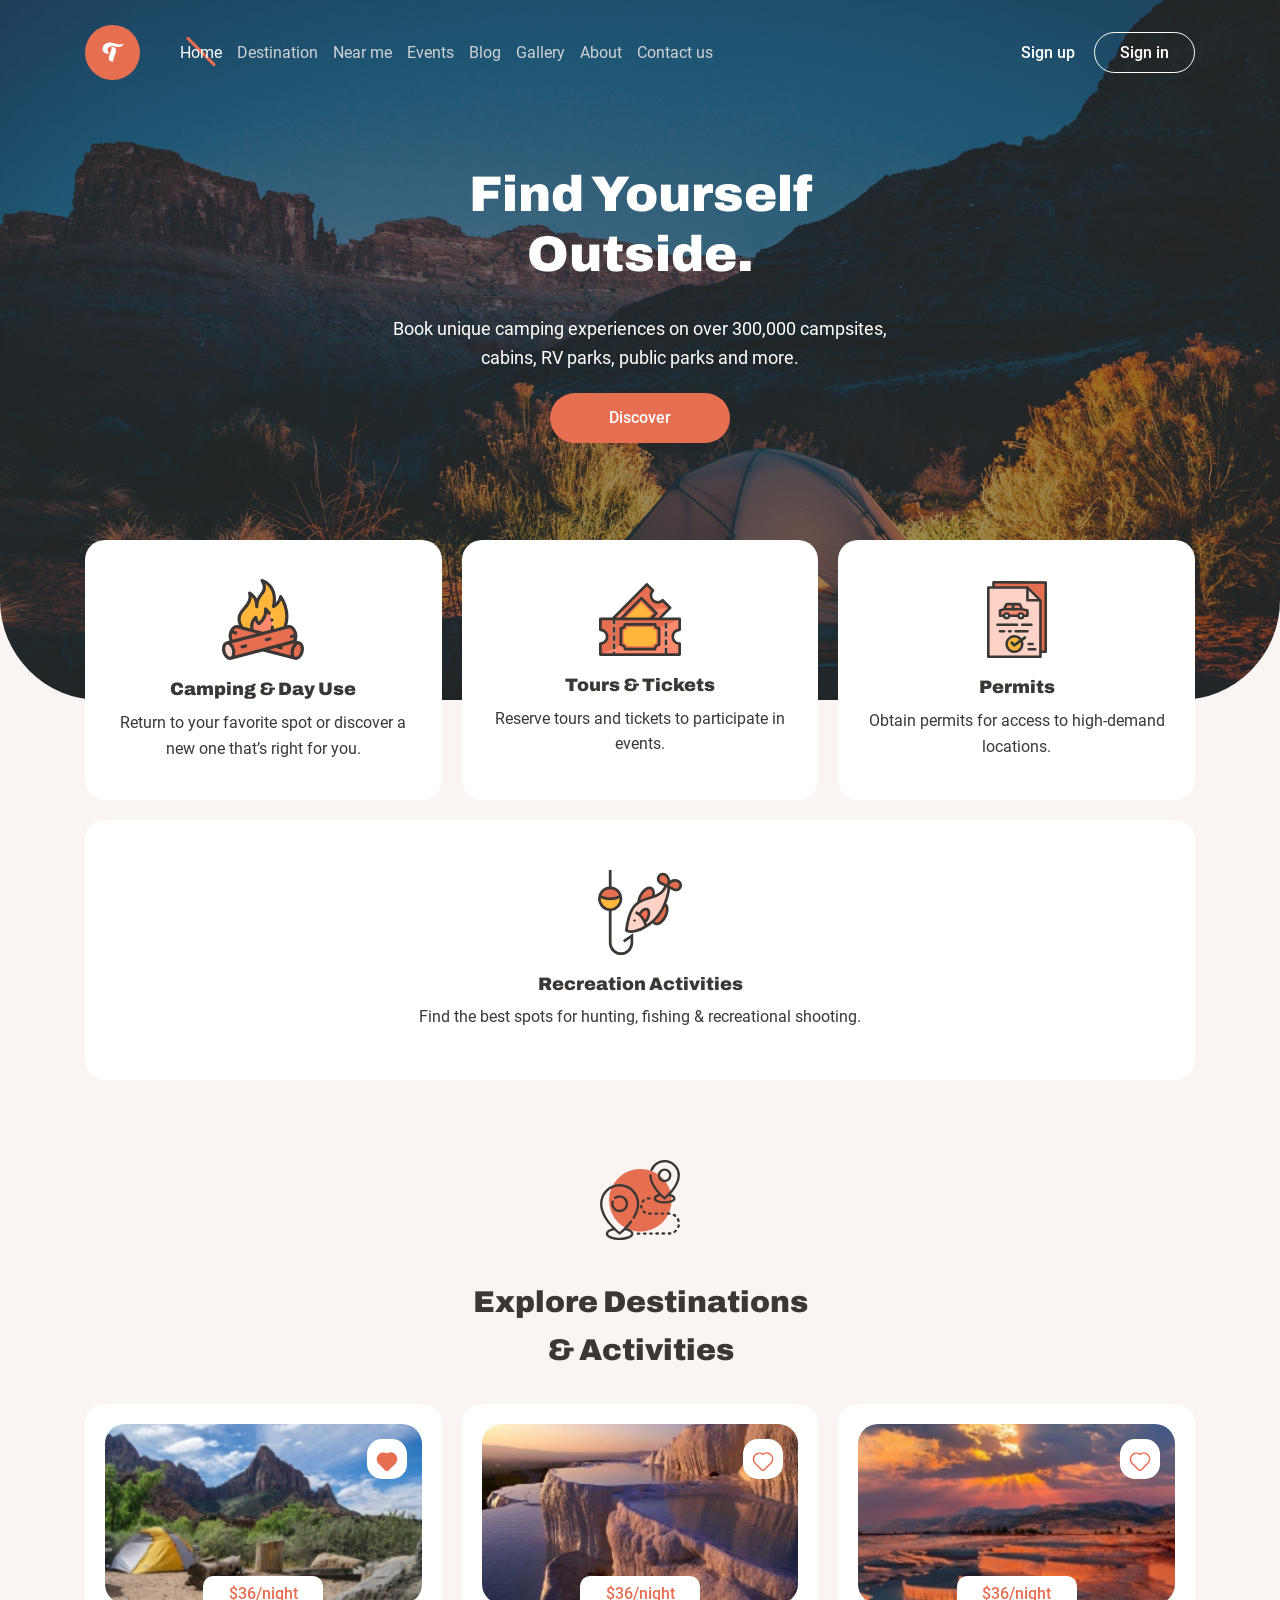
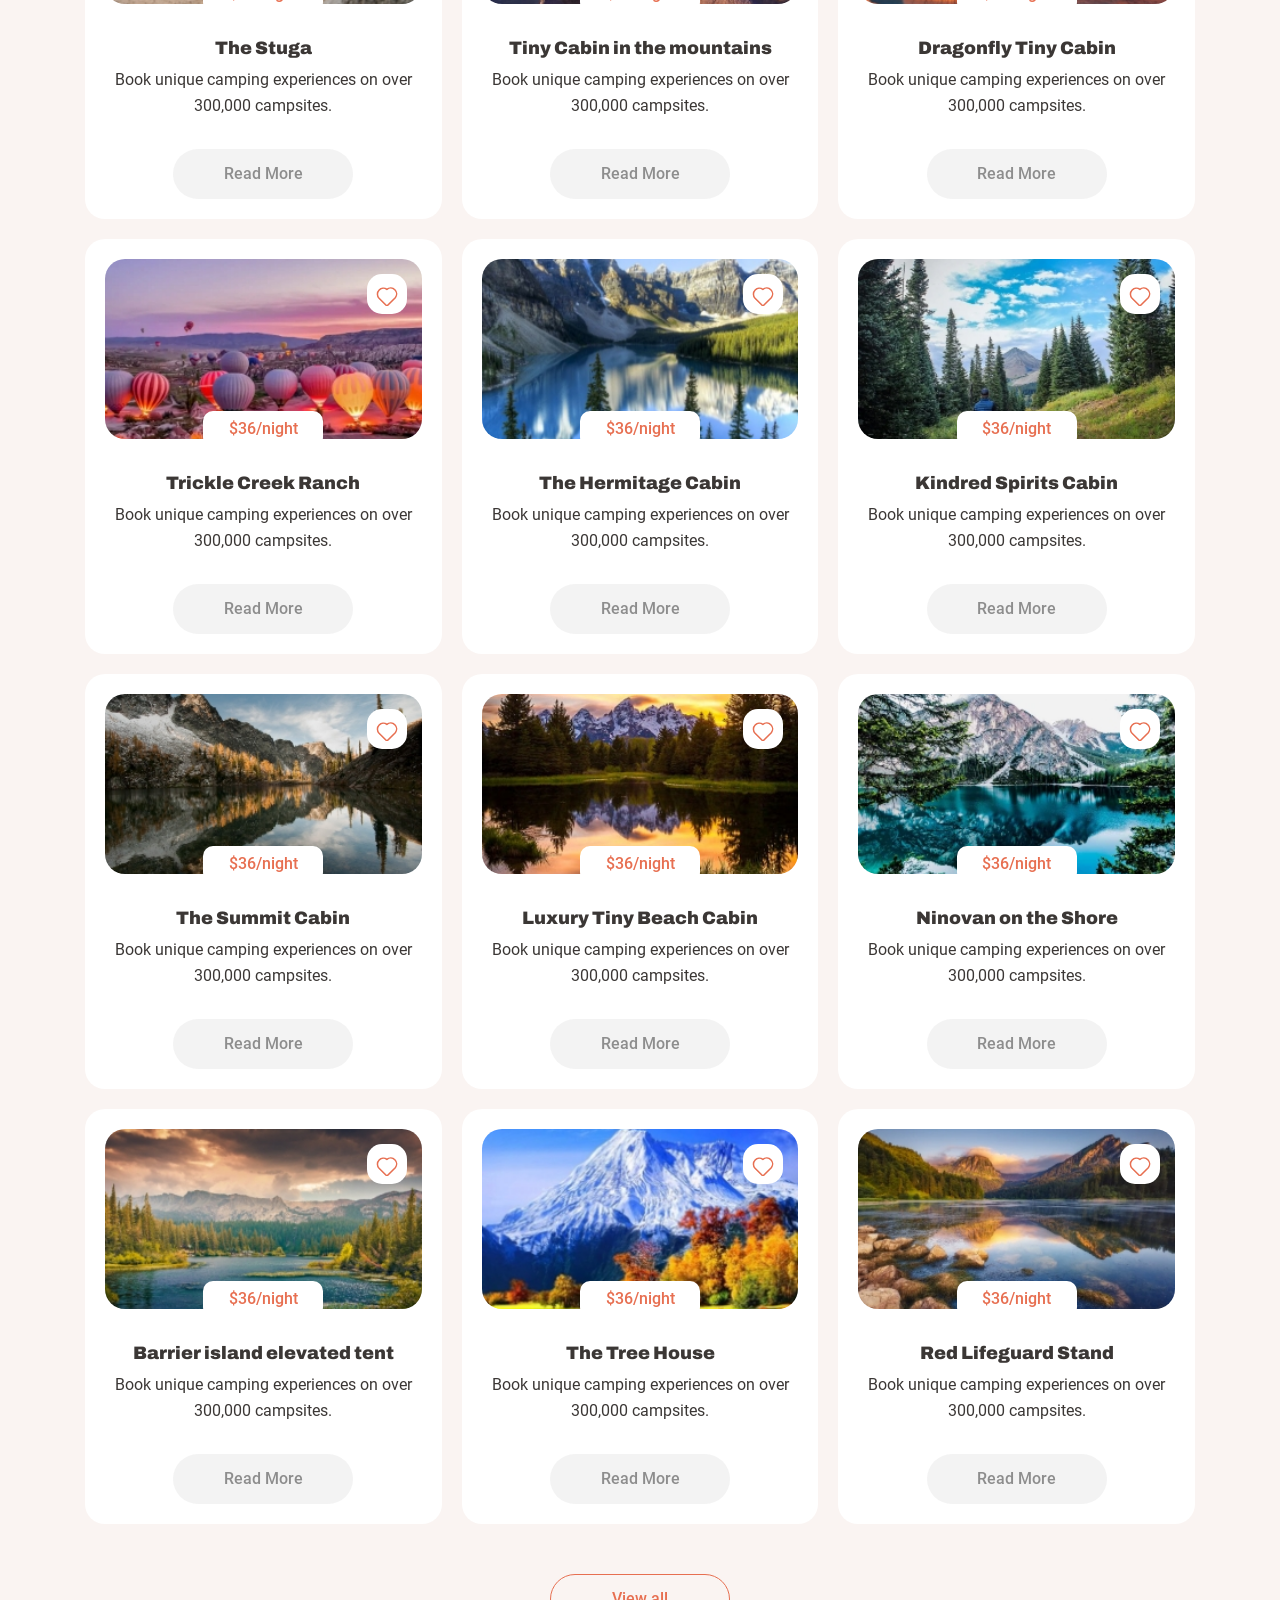
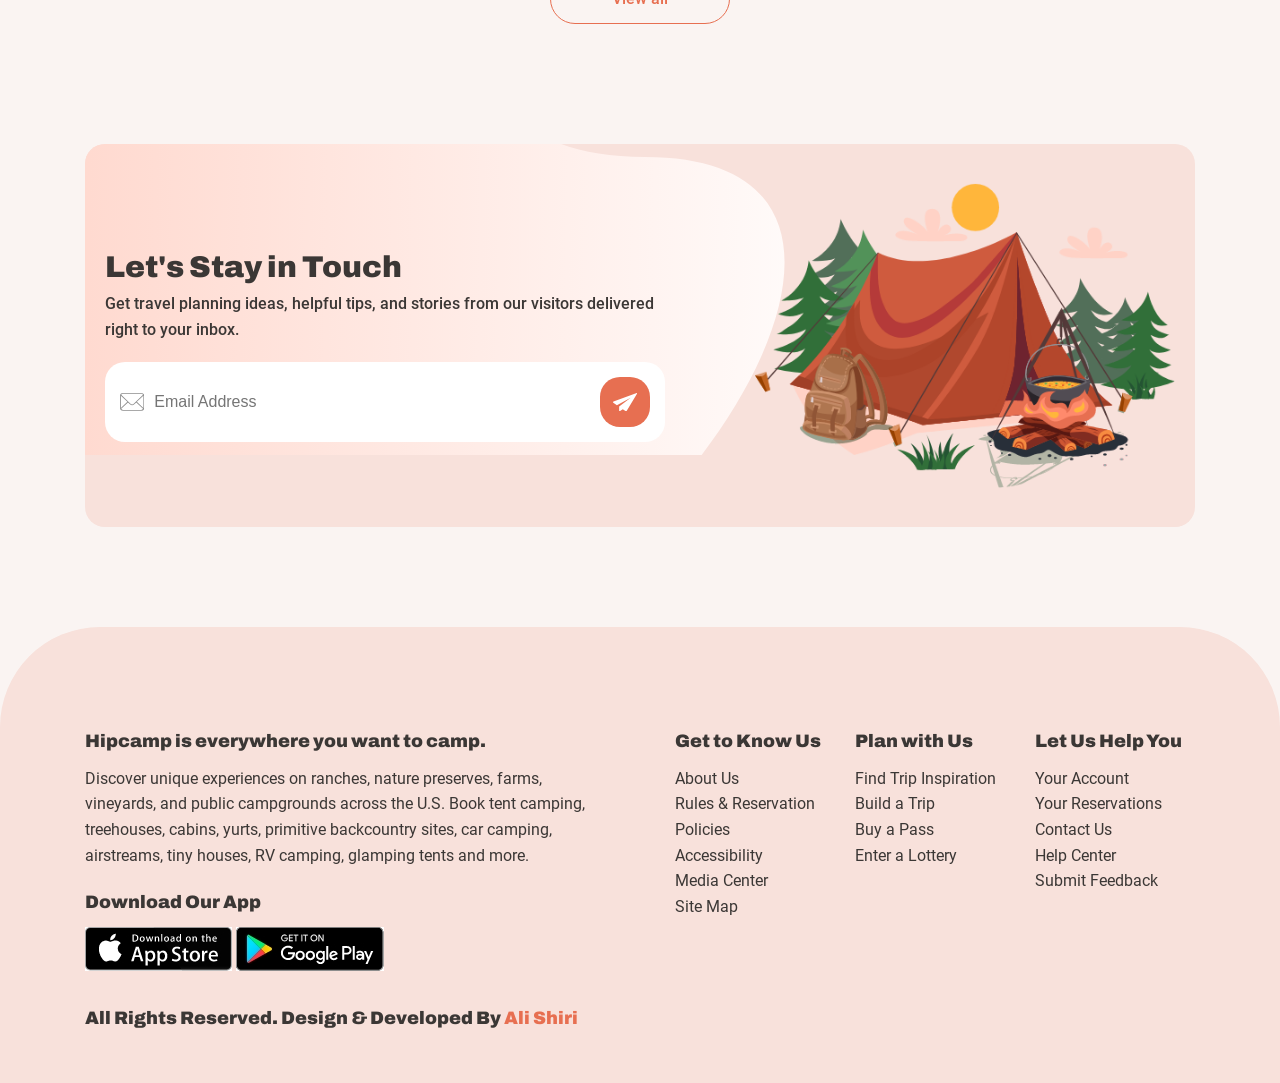
<file: index.html>
<!doctype html>
<html lang="en">
<head>
    <meta charset="UTF-8">
    <meta name="viewport"
          content="width=device-width, user-scalable=no, initial-scale=1.0, maximum-scale=1.0, minimum-scale=1.0">
    <title>نمونه کار |کمپینگ |ALISH</title>
    <link rel="icon" type="image/png" href="images/app-icon.png">
    <link rel="stylesheet" href="Styles/reset.css">
    <link rel="stylesheet" href="Styles/Fonts.css">
    <link rel="stylesheet" href="Styles/grid.css">
    <link rel="stylesheet" href="Styles/app.css">
    <link rel="stylesheet" href="Styles/responsive.css">
</head>
<body>

<header class="header">
    <div class="container">
        <nav class="nav">
            <div class="nav__wrapper">
                <a href="#" class="app-logo">
                    <img src="images/svgs/logo.svg" alt="Camping Web" class="app-logo__img">
                </a>
                <ul class="menu">
                    <li class="menu__item">
                        <a href="#" class="menu__link menu__link--active">Home</a>
                    </li>
                    <li class="menu__item">
                        <a href="#" class="menu__link">Destination</a>
                    </li>
                    <li class="menu__item">
                        <a href="#" class="menu__link">Near me</a>
                    </li>
                    <li class="menu__item">
                        <a href="#" class="menu__link">Events</a>
                    </li>
                    <li class="menu__item">
                        <a href="#" class="menu__link">Blog</a>
                    </li>
                    <li class="menu__item">
                        <a href="#" class="menu__link">Gallery</a>
                    </li>
                    <li class="menu__item">
                        <a href="#" class="menu__link">About</a>
                    </li>
                    <li class="menu__item">
                        <a href="#" class="menu__link">Contact us</a>
                    </li>
                </ul>
            </div>
            <div class="nav-menu">
                <h2 class="nav-menu__title">Camping Website</h2>
                <ul class="mobile-menu">
                    <li class="mobile-menu__item">
                        <a href="#" class="mobile-menu__link">Home</a>
                    </li>
                    <li class="mobile-menu__item">
                        <a href="#" class="mobile-menu__link">Destination</a>
                    </li>
                    <li class="mobile-menu__item">
                        <a href="#" class="mobile-menu__link">Near me</a>
                    </li>
                    <li class="mobile-menu__item">
                        <a href="#" class="mobile-menu__link">Events</a>
                    </li>
                    <li class="mobile-menu__item">
                        <a href="#" class="mobile-menu__link">Blog</a>
                    </li>
                    <li class="mobile-menu__item">
                        <a href="#" class="mobile-menu__link">Gallery</a>
                    </li>
                    <li class="mobile-menu__item">
                        <a href="#" class="mobile-menu__link">About</a>
                    </li>
                    <li class="mobile-menu__item">
                        <a href="#" class="mobile-menu__link">Contact us</a>
                    </li>
                </ul>
                <div class="nav-menu__links">
                    <a href="#" class="nav-menu__link">Sign up</a>
                    <a href="#" class="nav-menu__link nav-menu__link--border">Sign in</a>
                </div>
            </div>
            <div class="nav__links">
                <a href="#" class="nav__link">Sign up</a>
                <a href="#" class="nav__link nav__link--border">Sign in</a>
            </div>
            <div class="nav__btn">
                <span class="nav__btn-line"></span>
            </div>
        </nav>
        <div class="header-content">
            <h1 class="header-content__title">Find Yourself Outside.</h1>
            <p class="header-content__caption">Book unique camping experiences on over 300,000 campsites, cabins, RV
                parks, public parks and more.</p>
            <a href="#" class="btn header-content__link">Discover</a>
        </div>
    </div>
</header>
<main class="main">
    <div class="container">
        <section class="services">
            <div class="service">
                <img class="service__img" src="images/svgs/fire.svg" alt="Camping & Day Use">
                <h2 class="service__title">Camping & Day Use</h2>
                <p class="service__caption">Return to your favorite spot or discover a new one that’s right for you.</p>
            </div>
            <div class="service">
                <img class="service__img" src="images/svgs/tickets.svg" alt="Tours & Tickets">
                <h2 class="service__title">Tours & Tickets</h2>
                <p class="service__caption">Reserve tours and tickets to participate in events.</p>
            </div>
            <div class="service">
                <img class="service__img" src="images/svgs/paper.svg" alt="Permits">
                <h2 class="service__title">Permits</h2>
                <p class="service__caption">Obtain permits for access to high-demand locations.</p>
            </div>
            <div class="service">
                <img class="service__img" src="images/svgs/fish.svg" alt="Recreation Activities">
                <h2 class="service__title">Recreation Activities</h2>
                <p class="service__caption">Find the best spots for hunting, fishing & recreational shooting.</p>
            </div>
        </section>
        <section id="destination" class="destinations">
            <img src="images/svgs/destination.svg" alt="destinations" class="destinations__logo">
            <h2 class="destinations__title">Explore Destinations & Activities</h2>
            <div class="destinations__places">
                <div class="place">
                    <div class="place__banner">
                        <img src="images/image1.jpg" alt="" class="place__img">
                        <div class="place__like">
                            <svg class="place__like-icon place__like-icon--fill" xmlns="http://www.w3.org/2000/svg"
                                 width="24.037"
                                 height="24.037" viewBox="0 0 24.037 24.037" fill="#fff" stroke="#e76f51"
                                 stroke-width="1.5">
                                <path id="Path_955" data-name="Path 955"
                                      d="M15.822,8.979v.029H4V-2.1A5.915,5.915,0,0,1,9.912-7.841a5.913,5.913,0,0,1,5.849,5.049,5.912,5.912,0,0,1,.061,11.772Z"
                                      transform="translate(2.716 20.496) rotate(-45)"/>
                            </svg>
                        </div>
                        <div class="place__price">
                            <p class="place__price-text">$36/night</p>
                        </div>
                    </div>
                    <h3 class="place__title">The Stuga</h3>
                    <p class="place__caption">Book unique camping experiences on over 300,000 campsites.</p>
                    <a href="#" class="btn place__link">Read More</a>
                </div>
                <div class="place">
                    <div class="place__banner">
                        <img src="images/image2.jpg" alt="" class="place__img">
                        <div class="place__like">
                            <svg class="place__like-icon" xmlns="http://www.w3.org/2000/svg" width="24.037"
                                 height="24.037" viewBox="0 0 24.037 24.037" fill="#fff" stroke="#e76f51"
                                 stroke-width="1.5">
                                <path id="Path_955" data-name="Path 955"
                                      d="M15.822,8.979v.029H4V-2.1A5.915,5.915,0,0,1,9.912-7.841a5.913,5.913,0,0,1,5.849,5.049,5.912,5.912,0,0,1,.061,11.772Z"
                                      transform="translate(2.716 20.496) rotate(-45)"/>
                            </svg>
                        </div>
                        <div class="place__price">
                            <p class="place__price-text">$36/night</p>
                        </div>
                    </div>
                    <h3 class="place__title">Tiny Cabin in the mountains</h3>
                    <p class="place__caption">Book unique camping experiences on over 300,000 campsites.</p>
                    <a href="#" class="btn place__link">Read More</a>
                </div>
                <div class="place">
                    <div class="place__banner">
                        <img src="images/image3.jpg" alt="" class="place__img">
                        <div class="place__like">
                            <svg class="place__like-icon" xmlns="http://www.w3.org/2000/svg" width="24.037"
                                 height="24.037" viewBox="0 0 24.037 24.037" fill="#fff" stroke="#e76f51"
                                 stroke-width="1.5">
                                <path id="Path_955" data-name="Path 955"
                                      d="M15.822,8.979v.029H4V-2.1A5.915,5.915,0,0,1,9.912-7.841a5.913,5.913,0,0,1,5.849,5.049,5.912,5.912,0,0,1,.061,11.772Z"
                                      transform="translate(2.716 20.496) rotate(-45)"/>
                            </svg>
                        </div>
                        <div class="place__price">
                            <p class="place__price-text">$36/night</p>
                        </div>
                    </div>
                    <h3 class="place__title">Dragonfly Tiny Cabin</h3>
                    <p class="place__caption">Book unique camping experiences on over 300,000 campsites.</p>
                    <a href="#" class="btn place__link">Read More</a>
                </div>
                <div class="place">
                    <div class="place__banner">
                        <img src="images/image4.jpg" alt="" class="place__img">
                        <div class="place__like">
                            <svg class="place__like-icon" xmlns="http://www.w3.org/2000/svg" width="24.037"
                                 height="24.037" viewBox="0 0 24.037 24.037" fill="#fff" stroke="#e76f51"
                                 stroke-width="1.5">
                                <path id="Path_955" data-name="Path 955"
                                      d="M15.822,8.979v.029H4V-2.1A5.915,5.915,0,0,1,9.912-7.841a5.913,5.913,0,0,1,5.849,5.049,5.912,5.912,0,0,1,.061,11.772Z"
                                      transform="translate(2.716 20.496) rotate(-45)"/>
                            </svg>
                        </div>
                        <div class="place__price">
                            <p class="place__price-text">$36/night</p>
                        </div>
                    </div>
                    <h3 class="place__title">Trickle Creek Ranch</h3>
                    <p class="place__caption">Book unique camping experiences on over 300,000 campsites.</p>
                    <a href="#" class="btn place__link">Read More</a>
                </div>
                <div class="place">
                    <div class="place__banner">
                        <img src="images/image5.jpg" alt="" class="place__img">
                        <div class="place__like">
                            <svg class="place__like-icon" xmlns="http://www.w3.org/2000/svg" width="24.037"
                                 height="24.037" viewBox="0 0 24.037 24.037" fill="#fff" stroke="#e76f51"
                                 stroke-width="1.5">
                                <path id="Path_955" data-name="Path 955"
                                      d="M15.822,8.979v.029H4V-2.1A5.915,5.915,0,0,1,9.912-7.841a5.913,5.913,0,0,1,5.849,5.049,5.912,5.912,0,0,1,.061,11.772Z"
                                      transform="translate(2.716 20.496) rotate(-45)"/>
                            </svg>
                        </div>
                        <div class="place__price">
                            <p class="place__price-text">$36/night</p>
                        </div>
                    </div>
                    <h3 class="place__title">The Hermitage Cabin</h3>
                    <p class="place__caption">Book unique camping experiences on over 300,000 campsites.</p>
                    <a href="#" class="btn place__link">Read More</a>
                </div>
                <div class="place">
                    <div class="place__banner">
                        <img src="images/image6.jpg" alt="" class="place__img">
                        <div class="place__like">
                            <svg class="place__like-icon" xmlns="http://www.w3.org/2000/svg" width="24.037"
                                 height="24.037" viewBox="0 0 24.037 24.037" fill="#fff" stroke="#e76f51"
                                 stroke-width="1.5">
                                <path id="Path_955" data-name="Path 955"
                                      d="M15.822,8.979v.029H4V-2.1A5.915,5.915,0,0,1,9.912-7.841a5.913,5.913,0,0,1,5.849,5.049,5.912,5.912,0,0,1,.061,11.772Z"
                                      transform="translate(2.716 20.496) rotate(-45)"/>
                            </svg>
                        </div>
                        <div class="place__price">
                            <p class="place__price-text">$36/night</p>
                        </div>
                    </div>
                    <h3 class="place__title">Kindred Spirits Cabin</h3>
                    <p class="place__caption">Book unique camping experiences on over 300,000 campsites.</p>
                    <a href="#" class="btn place__link">Read More</a>
                </div>
                <div class="place">
                    <div class="place__banner">
                        <img src="images/image7.jpg" alt="" class="place__img">
                        <div class="place__like">
                            <svg class="place__like-icon" xmlns="http://www.w3.org/2000/svg" width="24.037"
                                 height="24.037" viewBox="0 0 24.037 24.037" fill="#fff" stroke="#e76f51"
                                 stroke-width="1.5">
                                <path id="Path_955" data-name="Path 955"
                                      d="M15.822,8.979v.029H4V-2.1A5.915,5.915,0,0,1,9.912-7.841a5.913,5.913,0,0,1,5.849,5.049,5.912,5.912,0,0,1,.061,11.772Z"
                                      transform="translate(2.716 20.496) rotate(-45)"/>
                            </svg>
                        </div>
                        <div class="place__price">
                            <p class="place__price-text">$36/night</p>
                        </div>
                    </div>
                    <h3 class="place__title">The Summit Cabin</h3>
                    <p class="place__caption">Book unique camping experiences on over 300,000 campsites.</p>
                    <a href="#" class="btn place__link">Read More</a>
                </div>
                <div class="place">
                    <div class="place__banner">
                        <img src="images/image8.jpg" alt="" class="place__img">
                        <div class="place__like">
                            <svg class="place__like-icon" xmlns="http://www.w3.org/2000/svg" width="24.037"
                                 height="24.037" viewBox="0 0 24.037 24.037" fill="#fff" stroke="#e76f51"
                                 stroke-width="1.5">
                                <path id="Path_955" data-name="Path 955"
                                      d="M15.822,8.979v.029H4V-2.1A5.915,5.915,0,0,1,9.912-7.841a5.913,5.913,0,0,1,5.849,5.049,5.912,5.912,0,0,1,.061,11.772Z"
                                      transform="translate(2.716 20.496) rotate(-45)"/>
                            </svg>
                        </div>
                        <div class="place__price">
                            <p class="place__price-text">$36/night</p>
                        </div>
                    </div>
                    <h3 class="place__title">Luxury Tiny Beach Cabin</h3>
                    <p class="place__caption">Book unique camping experiences on over 300,000 campsites.</p>
                    <a href="#" class="btn place__link">Read More</a>
                </div>
                <div class="place">
                    <div class="place__banner">
                        <img src="images/image9.jpg" alt="" class="place__img">
                        <div class="place__like">
                            <svg class="place__like-icon" xmlns="http://www.w3.org/2000/svg" width="24.037"
                                 height="24.037" viewBox="0 0 24.037 24.037" fill="#fff" stroke="#e76f51"
                                 stroke-width="1.5">
                                <path id="Path_955" data-name="Path 955"
                                      d="M15.822,8.979v.029H4V-2.1A5.915,5.915,0,0,1,9.912-7.841a5.913,5.913,0,0,1,5.849,5.049,5.912,5.912,0,0,1,.061,11.772Z"
                                      transform="translate(2.716 20.496) rotate(-45)"/>
                            </svg>
                        </div>
                        <div class="place__price">
                            <p class="place__price-text">$36/night</p>
                        </div>
                    </div>
                    <h3 class="place__title">Ninovan on the Shore</h3>
                    <p class="place__caption">Book unique camping experiences on over 300,000 campsites.</p>
                    <a href="#" class="btn place__link">Read More</a>
                </div>
                <div class="place">
                    <div class="place__banner">
                        <img src="images/image10.jpg" alt="" class="place__img">
                        <div class="place__like">
                            <svg class="place__like-icon" xmlns="http://www.w3.org/2000/svg" width="24.037"
                                 height="24.037" viewBox="0 0 24.037 24.037" fill="#fff" stroke="#e76f51"
                                 stroke-width="1.5">
                                <path id="Path_955" data-name="Path 955"
                                      d="M15.822,8.979v.029H4V-2.1A5.915,5.915,0,0,1,9.912-7.841a5.913,5.913,0,0,1,5.849,5.049,5.912,5.912,0,0,1,.061,11.772Z"
                                      transform="translate(2.716 20.496) rotate(-45)"/>
                            </svg>
                        </div>
                        <div class="place__price">
                            <p class="place__price-text">$36/night</p>
                        </div>
                    </div>
                    <h3 class="place__title">Barrier island elevated tent</h3>
                    <p class="place__caption">Book unique camping experiences on over 300,000 campsites.</p>
                    <a href="#" class="btn place__link">Read More</a>
                </div>
                <div class="place">
                    <div class="place__banner">
                        <img src="images/image11.jpg" alt="" class="place__img">
                        <div class="place__like">
                            <svg class="place__like-icon" xmlns="http://www.w3.org/2000/svg" width="24.037"
                                 height="24.037" viewBox="0 0 24.037 24.037" fill="#fff" stroke="#e76f51"
                                 stroke-width="1.5">
                                <path id="Path_955" data-name="Path 955"
                                      d="M15.822,8.979v.029H4V-2.1A5.915,5.915,0,0,1,9.912-7.841a5.913,5.913,0,0,1,5.849,5.049,5.912,5.912,0,0,1,.061,11.772Z"
                                      transform="translate(2.716 20.496) rotate(-45)"/>
                            </svg>
                        </div>
                        <div class="place__price">
                            <p class="place__price-text">$36/night</p>
                        </div>
                    </div>
                    <h3 class="place__title">The Tree House</h3>
                    <p class="place__caption">Book unique camping experiences on over 300,000 campsites.</p>
                    <a href="#" class="btn place__link">Read More</a>
                </div>
                <div class="place">
                    <div class="place__banner">
                        <img src="images/image12.jpg" alt="" class="place__img">
                        <div class="place__like">
                            <svg class="place__like-icon" xmlns="http://www.w3.org/2000/svg" width="24.037"
                                 height="24.037" viewBox="0 0 24.037 24.037" fill="#fff" stroke="#e76f51"
                                 stroke-width="1.5">
                                <path id="Path_955" data-name="Path 955"
                                      d="M15.822,8.979v.029H4V-2.1A5.915,5.915,0,0,1,9.912-7.841a5.913,5.913,0,0,1,5.849,5.049,5.912,5.912,0,0,1,.061,11.772Z"
                                      transform="translate(2.716 20.496) rotate(-45)"/>
                            </svg>
                        </div>
                        <div class="place__price">
                            <p class="place__price-text">$36/night</p>
                        </div>
                    </div>
                    <h3 class="place__title">Red Lifeguard Stand</h3>
                    <p class="place__caption">Book unique camping experiences on over 300,000 campsites.</p>
                    <a href="#" class="btn place__link">Read More</a>
                </div>
            </div>
            <a href="#" class="btn destinations__btn">View all</a>
        </section>
        <section class="newsletter">
            <div class="newsletter__content">
                <h2 class="newsletter__title">Let's Stay in Touch</h2>
                <p class="newsletter__caption">Get travel planning ideas, helpful tips, and stories from our visitors
                    delivered right to your inbox.</p>
                <div class="newsletter__email-box">
                    <form class="newsletter__form">
                        <svg class="newsletter__email-icon" xmlns="http://www.w3.org/2000/svg" width="24.242"
                             height="17.746" viewBox="0 0 24.242 17.746">
                            <path id="Path_908" data-name="Path 908"
                                  d="M26.215,17.058H8.027A3.03,3.03,0,0,0,5,20.085V31.777A3.031,3.031,0,0,0,8.027,34.8H26.215a3.031,3.031,0,0,0,3.027-3.027V20.085A3.03,3.03,0,0,0,26.215,17.058Zm-18.188.857H26.215a2.168,2.168,0,0,1,1.829,1.007l-9.328,8.81a2.354,2.354,0,0,1-3.189,0L6.2,18.923A2.169,2.169,0,0,1,8.027,17.915ZM5.878,32.062a2.207,2.207,0,0,1-.021-.285V20.085a2.163,2.163,0,0,1,.021-.285l6.491,6.131Zm20.337,1.885H8.027A2.168,2.168,0,0,1,6.2,32.94l6.8-6.419,1.944,1.835a3.22,3.22,0,0,0,4.366,0l1.943-1.835,6.8,6.418A2.167,2.167,0,0,1,26.215,33.947Zm2.169-13.862V31.777a2.2,2.2,0,0,1-.021.285l-6.491-6.131L28.364,19.8A2.251,2.251,0,0,1,28.384,20.085Z"
                                  transform="translate(-5 -17.058)" fill="#8d8d8d"/>
                        </svg>
                        <input type="text" class="newsletter__input" placeholder="Email Address">
                        <button class="newsletter__submit" type="submit">
                            <svg xmlns="http://www.w3.org/2000/svg" width="24.162" height="18.23"
                                 viewBox="0 0 24.162 18.23">
                                <path id="Path_909" data-name="Path 909"
                                      d="M9.778,15.82,6.954,17.7a.55.55,0,0,1-.816-.439V13.121l11.546-8.66L3.88,11.8.3,9.356A.748.748,0,0,1,.491,8.039L23.709-.37c.314-.126.565.251.377.565L13.606,17.514a.773.773,0,0,1-1.067.188Z"
                                      transform="translate(0.012 0.395)" fill="#fff" fill-rule="evenodd"/>
                            </svg>
                        </button>
                    </form>
                </div>
            </div>
            <div class="newsletter__banner">
                <img src="images/tent.png" alt="newsletter" class="newsletter__img">
            </div>
        </section>
    </div>
</main>
<footer class="footer">
    <div class="container">
        <div class="footer__wrapper">
            <div class="footer__left">
                <div class="footer-content">
                    <h2 class="footer__title">Hipcamp is everywhere you want to camp.</h2>
                    <p class="footer-content__description">Discover unique experiences on ranches, nature preserves, farms, vineyards, and public campgrounds across the U.S. Book tent camping, treehouses, cabins, yurts, primitive backcountry sites, car camping, airstreams, tiny houses, RV camping, glamping tents and more.</p>
                </div>
                <div class="footer-app">
                    <h2 class="footer__title">Download Our App</h2>
                    <a href="#" class="footer-app__link">
                        <img src="images/app-store-apple.jpg" class="footer-app__img" alt="app store">
                    </a>
                    <a href="#" class="footer-app__link">
                        <img src="images/google-play.jpg" class="footer-app__img" alt="google play">
                    </a>
                </div>
                <br>
                <div class="footer__title">
                    All Rights Reserved. Design & Developed By <span class="ali-sh">Ali Shiri</span>
                </div>
            </div>
            <div class="footer__right">
                <div class="footer-list">
                    <h2 class="footer__title">Get to Know Us</h2>
                    <ul class="footer-pages">
                        <li class="footer-pages__item">
                            <a href="#" class="footer-pages__link">About Us</a>
                        </li>
                        <li class="footer-pages__item">
                            <a href="#" class="footer-pages__link">Rules & Reservation Policies</a>
                        </li>
                        <li class="footer-pages__item">
                            <a href="#" class="footer-pages__link">Accessibility</a>
                        </li>
                        <li class="footer-pages__item">
                            <a href="#" class="footer-pages__link">Media Center</a>
                        </li>
                        <li class="footer-pages__item">
                            <a href="#" class="footer-pages__link">Site Map</a>
                        </li>
                    </ul>
                </div>
                <div class="footer-list">
                    <h2 class="footer__title">Plan with Us</h2>
                    <ul class="footer-pages">
                        <li class="footer-pages__item">
                            <a href="#" class="footer-pages__link">Find Trip Inspiration</a>
                        </li>
                        <li class="footer-pages__item">
                            <a href="#" class="footer-pages__link">Build a Trip</a>
                        </li>
                        <li class="footer-pages__item">
                            <a href="#" class="footer-pages__link">Buy a Pass</a>
                        </li>
                        <li class="footer-pages__item">
                            <a href="#" class="footer-pages__link">Enter a Lottery</a>
                        </li>
                    </ul>
                </div>
                <div class="footer-list">
                    <h2 class="footer__title">Let Us Help You</h2>
                    <ul class="footer-pages">
                        <li class="footer-pages__item">
                            <a href="#" class="footer-pages__link">Your Account</a>
                        </li>
                        <li class="footer-pages__item">
                            <a href="#" class="footer-pages__link">Your Reservations</a>
                        </li>
                        <li class="footer-pages__item">
                            <a href="#" class="footer-pages__link">Contact Us</a>
                        </li>
                        <li class="footer-pages__item">
                            <a href="#" class="footer-pages__link">Help Center</a>
                        </li>
                        <li class="footer-pages__item">
                            <a href="#" class="footer-pages__link">Submit Feedback</a>
                        </li>
                    </ul>
                </div>
            </div>
        </div>
    </div>
</footer>
<script src="scripts/app.js"></script>
</body>
</html>
</file>
<file: Styles/Fonts.css>
@font-face {
    font-family: "Roboto";
    src: url("../Fonts/Roboto-Regular.ttf") format("truetype");
}

@font-face {
    font-family: "Roboto Medium";
    src: url("../Fonts/Roboto-Medium.ttf") format("truetype");
}


@font-face {
    font-family: "Archivo Black";
    src: url("../Fonts/Archivo-Black.ttf") format("truetype");
}
</file>
<file: Styles/grid.css>
.container {
    width: 100%;
    padding-right: 1.5rem;
    padding-left: 1.5rem;
    margin-right: auto;
    margin-left: auto;
}

@media (min-width: 576px) {
    .container {
        width: 54rem;
    }
}

@media (min-width: 768px) {
    .container {
        width: 72rem;
    }
}

@media (min-width: 992px) {
    .container {
        width: 96rem;
    }
}

@media (min-width: 1200px) {
    .container {
        width: 114rem;
    }
}
@media (min-width: 1400px) {
    .container {
        width: 137rem;
    }
}
</file>
<file: Styles/app.css>
:root {
    --primary-color: #E76F51;
    --secondary-color:#F8E1DB;
    --white: #fff;
    --grey: #D2D2D2;
    --dark: #3B3735;
    --app-bg:#FAF4F2;
    --primary-font: "Roboto", Arial, Helvetica, sans-serif;
    --primary-font-md: "Roboto Medium", Arial, Helvetica, sans-serif;
    --secondary-font: "Archivo Black", Arial, Helvetica, sans-serif;
}

html {
    box-sizing: border-box;
    font-size: 62.5%; /* 10px */
    scroll-behavior: smooth;
}

*, *:after, *:before {
    box-sizing: inherit;
}

body {
    line-height: 1.6;
    font-size: 1.6rem;
    font-family: var(--primary-font);
    background-color: var(--app-bg);
}

/*

-- Reset Style --

*/

a {
    text-decoration: none;
}

/*

-- Helper Class --

*/


/*

-- Component --

*/
.btn {
    border-radius: 10rem;
    color: var(--white);
    background-color: var(--dark);
    width: 18rem;
    height: 5rem;
    display: flex;
    justify-content: center;
    align-items: center;
    margin-right: auto;
    margin-left: auto;
    font-family: var(--primary-font-md);
}

/*

-- App Style --

*/

.header {
    background: linear-gradient(rgba(59, 55, 53, 0.5), rgba(59, 55, 53, 0.5)), url("../images/header-bg.jpg");
    background-position: center;
    background-size: cover;
    min-height: 70rem;
    border-bottom-left-radius: 10rem;
    border-bottom-right-radius: 10rem;
}

/*

=======
  Nav
=======

*/
.nav {
    display: flex;
    justify-content: space-between;
    align-items: center;
    padding: 2.5rem 0;
}

.nav__wrapper {
    display: flex;
    align-items: center;
}

/*

==============
   App Logo
==============

*/
.app-logo {
    display: block;
    width: 5.5rem;
    height: 5.5rem;
    margin-right: 4rem;
}

.app-logo__img {
    width: 100%;
    height: 100%;
}

/*

=======================
  Main Menu (desktop)
=======================

*/
.menu {
    display: none;
}

.menu__item {
    margin-right: 1.5rem;
}

.menu__link {
    color: var(--grey);
    transition: color 100ms ease-in;
}

.menu__link:hover {
    color: var(--white);
}

.menu__link--active {
    color: var(--white);
    position: relative;
    z-index: 1;
}

.menu__link--active::before {
    content: ' ';
    position: absolute;
    right: 0;
    left: 0;
    top: 7px;
    width: 4rem;
    height: 0.3rem;
    border-radius: 10rem;
    background-color: var(--primary-color);
    transform: rotate(45deg);
    z-index: -1;

    margin: 0 auto;
}

/*

======================
    Navigation Menu
======================

*/
.nav-menu {
    position: fixed;
    top: 0;
    left: -25rem;
    bottom: 0;
    width: 25rem;
    background-color: var(--dark);
    padding: 2.5rem;
    transition: all 250ms ease-in-out;
    z-index: 100;
}

.nav-menu--open {
    left: 0;
}

.nav-menu__title {
    color: var(--white);
    font-size: 2rem;
    font-family: var(--secondary-font);
    border-bottom: 1px solid var(--white);
    padding-bottom: 1rem;
    margin-bottom: 2rem;
    text-align: center;
}

/*

==============
  Mobile Menu
==============

*/

.mobile-menu {
    margin-bottom: 3rem;
}

.mobile-menu__item {
    margin-bottom: 1rem;
}

.mobile-menu__link {
    color: var(--white);
    position: relative;
    transition: all 250ms ease-in-out;
}

.mobile-menu__link::before {
    content: " ";
    position: absolute;
    left: 0;
    top: 0;
    bottom: 0;
    margin: auto;
    width: 0;
    height: 0.3rem;
    border-radius: 5rem;
    background-color: var(--primary-color);
    transition: all 250ms ease-in-out;
}

.mobile-menu__link:hover {
    padding-left: 2.2rem;
}

.mobile-menu__link:hover::before {
    width: 1.6rem;
}

/*

==============
   Nav Links
==============

*/
.nav-menu__links {
    display: flex;
}

.nav-menu__link {
    color: var(--white);
    border: 1px solid var(--white);
    display: block;
    padding: 1rem;
    flex-grow: 1;
    text-align: center;
    transition: all 100ms ease-in;
}

.nav-menu__link:hover {
    background-color: #fff;
    color: var(--dark);
}

.nav-menu__link--border {

}

/*

=================
   Header Links
=================

*/
.nav__links {
    display: none;
}

.nav__link {
    color: var(--white);
    font-family: var(--primary-font-md);
    margin-left: 1.5rem;
}

.nav__link--border {
    border: 1px solid var(--white);
    padding: 1rem 2.5rem;
    border-radius: 10rem;
    transition: all 100ms ease-in;
}

.nav__link--border:hover {
    background-color: var(--white);
    color: var(--dark);
}

/*

=============
   Nav Btn
=============

*/
.nav__btn {
    background-color: var(--white);
    width: 5.5rem;
    height: 5.5rem;
    border-radius: 2rem;
    display: flex;
    justify-content: center;
    align-items: center;
    cursor: pointer;
}

.nav__btn-line {
    display: block;
    width: 3rem;
    height: 0.3rem;
    border-radius: 5rem;
    background-color: var(--primary-color);
    position: relative;
    transition: all 150ms ease-in-out;
}

.nav__btn-line::before,
.nav__btn-line::after {
    content: ' ';
    position: absolute;
    width: 3rem;
    height: 0.3rem;
    border-radius: 5rem;
    background-color: var(--primary-color);
    transition: all 200ms ease-in-out;
}

.nav__btn-line::before {
    top: -0.8rem;
}

.nav__btn-line::after {
    top: 0.8rem;
}

.nav__btn--open .nav__btn-line {
    background-color: transparent;
}

.nav__btn--open .nav__btn-line::before {
    transform: translateY(8px) rotate(45deg);
}

.nav__btn--open .nav__btn-line::after {
    transform: translateY(-8px) rotate(-45deg);
}


/*

==================
  Header Content
==================

*/

.header-content {
    text-align: center;
    color: var(--white);
    margin-top: 6rem;
}

.header-content__title {
    font-family: var(--secondary-font);
    font-size: 5rem;
    line-height: 1.2;
    max-width: 35rem;
    margin: 0 auto 3rem auto;

}

.header-content__caption {
    font-size: 1.8rem;
    max-width: 34rem;
    margin: 0 auto 2rem auto;
}

.header-content__link {
    background-color: var(--primary-color);
}


/*

-- Main --

*/

.main{
    padding: 4rem 0;
}

/*

==================
     Services
==================

*/
.services{
    margin-top: -20rem;
    display: flex;
    flex-wrap: wrap;
    margin-left: -1rem;
    margin-right: -1rem;
}
.service{
    background-color: var(--white);
    width: 30rem;
    height: 26rem;
    border-radius: 2rem;
    text-align: center;
    display: flex;
    flex-direction: column;
    align-items: center;
    justify-content: center;
    padding: 0 2rem;
    color: var(--dark);
    margin-bottom: 2rem;
    flex-grow: 1;
    margin-right: 1rem;
    margin-left: 1rem;
}
.service__img{
    display: block;
}
.service__title{
    font-family: var(--secondary-font);
    font-size: 1.8rem;
    margin: 1.5rem 0 0.6rem 0;
}
.service__caption{

}


/*

==================
   Destinations
==================

*/


.destinations{
    text-align: center;
    padding: 6rem 0;
    color: var(--dark);
}
.destinations__logo{
    width: 8rem;
    height: 8rem;
}
.destinations__title{
    font-family: var(--secondary-font);
    font-size: 3rem;
    max-width: 36rem;
    margin: 3rem auto;
}


.destinations__places{
    display: flex;
    flex-wrap: wrap;
    margin-left: -1rem;
    margin-right: -1rem;
}
.place{
    background-color: var(--white);
    border-radius: 2rem;
    padding: 2rem;
    color: var(--dark);
    margin-bottom: 2rem;
    margin-right: 1rem;
    margin-left: 1rem;
    width: 30rem;
    flex-grow: 1;
    overflow: hidden;
}
.place__banner{
    position: relative;
    border-radius: 2rem;
    overflow: hidden;
    height: 18rem;
}
.place__img{
    width: 100%;
    height: 100%;
    object-fit: cover;
}
.place__like{
    background-color: var(--white);
    display: flex;
    align-items: center;
    justify-content: center;
    position: absolute;
    top: 1.5rem;
    right: 1.5rem;
    width: 4rem;
    height: 4rem;
    border-radius: 1.5rem;
    cursor: pointer;
}
.place__like-icon{
}
.place__like-icon--fill{
    fill: var(--primary-color);
}
.place__price{
    background-color: var(--white);
    position: absolute;
    bottom: -0.8rem;
    left: 0;
    right: 0;
    width: 12rem;
    margin: 0 auto;
    padding: 0.5rem 2rem;
    border-radius: 1rem;

}
.place__price-text{
    font-family: var(--primary-font-md);
    color: var(--primary-color);
    text-align: center;
}
.place__title{
    font-family: var(--secondary-font);
    margin-top: 3rem;
    margin-bottom: 0.5rem;
    font-size: 1.8rem;
    white-space: nowrap;
    text-overflow: ellipsis;
    overflow: hidden;
}
.place__caption{
    margin-bottom: 3rem;
}
.place__link{
    color: #8D8D8D;
    background-color: rgba(141,141,141,0.1);
}

.destinations__btn{
    color: var(--primary-color);
    border: 1px solid var(--primary-color);
    background-color: transparent;
    transition: all 100ms ease-in;
    margin-top: 3rem;

}

.destinations__btn:hover{
    color: var(--app-bg);
    background-color: var(--primary-color);
}

/*

==================
    NewsLetter
==================

*/


.newsletter{
    background-color: var(--secondary-color);
    border-radius: 2rem;
    color: var(--dark);
    text-align: center;
    padding: 3rem 2rem;
    display: flex;
    flex-direction: column-reverse;
    margin: 6rem 0;
    position: relative;
    overflow: hidden;
}
.newsletter::before{
    content: "";
    position: absolute;
    top: 15rem;
    bottom: 0;
    left: -15rem;
    right: 0;
    background: url("../images/svgs/shape3.svg") no-repeat;
    width: 50rem;
    height: 50rem;
    background-size: contain;

}

.newsletter__content ,
.newsletter__banner{
    z-index: 2;
}
.newsletter__title{
    font-family: var(--secondary-font);
    font-size: 3rem;
    margin: 1.5rem auto;
}
.newsletter__caption{
    font-family: var(--primary-font-md);
}

.newsletter__email-box{
    position: relative;
    background-color: var(--white);
    height: 8rem;
    padding: 0 1.5rem;
    border-radius: 2rem;
    margin-top: 2rem;
}
.newsletter__form{
    height: 100%;
    display: flex;
    align-items: center;
}
.newsletter__email-icon{

    flex-shrink: 0;
}
.newsletter__input{
    outline: none;
    border: none;
    height: 100%;
    color: #8D8D8D;
    background-color: var(--white);
    width: 100%;
    padding: 0 1rem;
    font-size: 1.6rem;
}
.newsletter__submit{
    outline: none;
    border: none;
    background-color: var(--primary-color);
    width: 5rem;
    height: 5rem;
    border-radius: 2rem;
    flex-shrink: 0;
    display: flex;
    align-items: center;
    justify-content: center;
    cursor: pointer;
}



.newsletter__banner{

}
.newsletter__img{
    width: 100%;
}


/*

-- Footer --

*/
.footer{
    background-color: var(--secondary-color);
    border-top-left-radius: 10rem;
    border-top-right-radius: 10rem;
    color: var(--dark);
    padding-bottom: 4rem;
}
.footer > .container{
    padding-top: 10rem;
}
.footer__title{
    font-family: var(--secondary-font);
    font-size: 1.8rem;
    margin-bottom: 1rem;
}
.footer__scroll{
    width: 5rem;
    height: 5rem;
    background-color: var(--white);
    display: flex;
    justify-content: center;
    align-items: center;
    border-radius: 2rem;
    position: absolute;
    right: 0;
    top: -2.5rem;
    left: 0;
    margin: 0 auto;
}

.footer__wrapper{
    /*display: flex;*/
    /*justify-content: space-between;*/
}

/*

==================
   Footer Left
==================

*/
.footer__left{
    max-width: 60rem;
}
.footer-content{
    margin-bottom: 2rem;
}
.footer-content__description{

}
.footer-app{
    display: none;
}
.footer__title{

}
.footer-app__link{

}
.footer-app__img{

}


/*

==================
   Footer Right
==================

*/

.footer__right{
    display: flex;
    flex-wrap: wrap;
    margin-bottom: 2rem;
}
.footer-list{
    width: 16rem;
    margin-left: 1rem;
    margin-bottom: 1rem;
}
.footer-pages{

}
.footer-pages__item{

}
.footer-pages__link{
    color: var(--dark);
}
.footer-pages__link:hover{
    text-decoration: underline;
}

.footer-app--mobile{
    display: block;
}

.footer__copy-right{
    text-align: center;
    font-size: 1.4rem;
    margin-top: 2rem;
}

.ali-sh {
    color: #E76F51;
}
</file>
<file: Styles/responsive.css>
@media (max-width: 380px) {
    .header-content__title {
        font-size: 4rem;
    }
    .destinations__title{
        font-size: 2.4rem;
    }
    .newsletter__title{
        max-width: 16rem;
    }
    .footer{
        text-align: center;
    }
    .footer__right{
        justify-content: center;
    }
    .footer-list{
        margin-left: 0;
        width: 100%;
    }
}

@media (min-width: 576px) {

}

@media (min-width: 768px) {
    .nav__btn, .nav-menu {
        display: none;
    }

    .menu {
        display: flex;
    }
    .newsletter{
        flex-direction: row;
        text-align: left;
        align-items: center;
    }
    .newsletter__content{
        flex-basis: 60%;
        padding-right: 2rem;
    }
    .newsletter__banner{
        flex-basis: 40%;
    }
    .newsletter::before{
        width: auto;
        height: auto;
        top: -5rem;
        left: -40rem;
        background-size: auto;
        background-position: center left;
    }
}

@media (min-width: 992px) {
    .nav__links {
        display: block;
    }
    .header-content__caption {
        max-width: 50rem;
    }
    .newsletter__content{
        padding-right: 4rem;
    }
    .newsletter__title{
        margin-bottom: 0;
    }

    .footer-app{
        display: block;
    }
    .footer-app--mobile{
        display: none;
    }
    .footer__wrapper{
        display: flex;
    }
    .footer__left{
        max-width: 50rem;
    }
    .footer__scroll{
        left: auto;
    }
    .newsletter::before{
        top: -10rem;
        left: -30rem;
    }
}

@media (min-width: 1200px) {
    .newsletter{
        justify-content: space-between;
    }
    .newsletter__content{
        flex-basis: auto;
        width: 60rem;
    }
    .newsletter__banner{
        flex-basis: auto;
        width: 42rem;
    }
    .footer__wrapper{
        justify-content: space-between;
    }
    .footer-list{
        margin-bottom: 0;
        margin-left: 2rem;
    }
    .newsletter::before{
        top: -15rem;
        left: -15rem;
    }
}

@media (min-width: 1400px) {
    .newsletter{
        padding: 3rem 6rem;
    }
}
</file>
